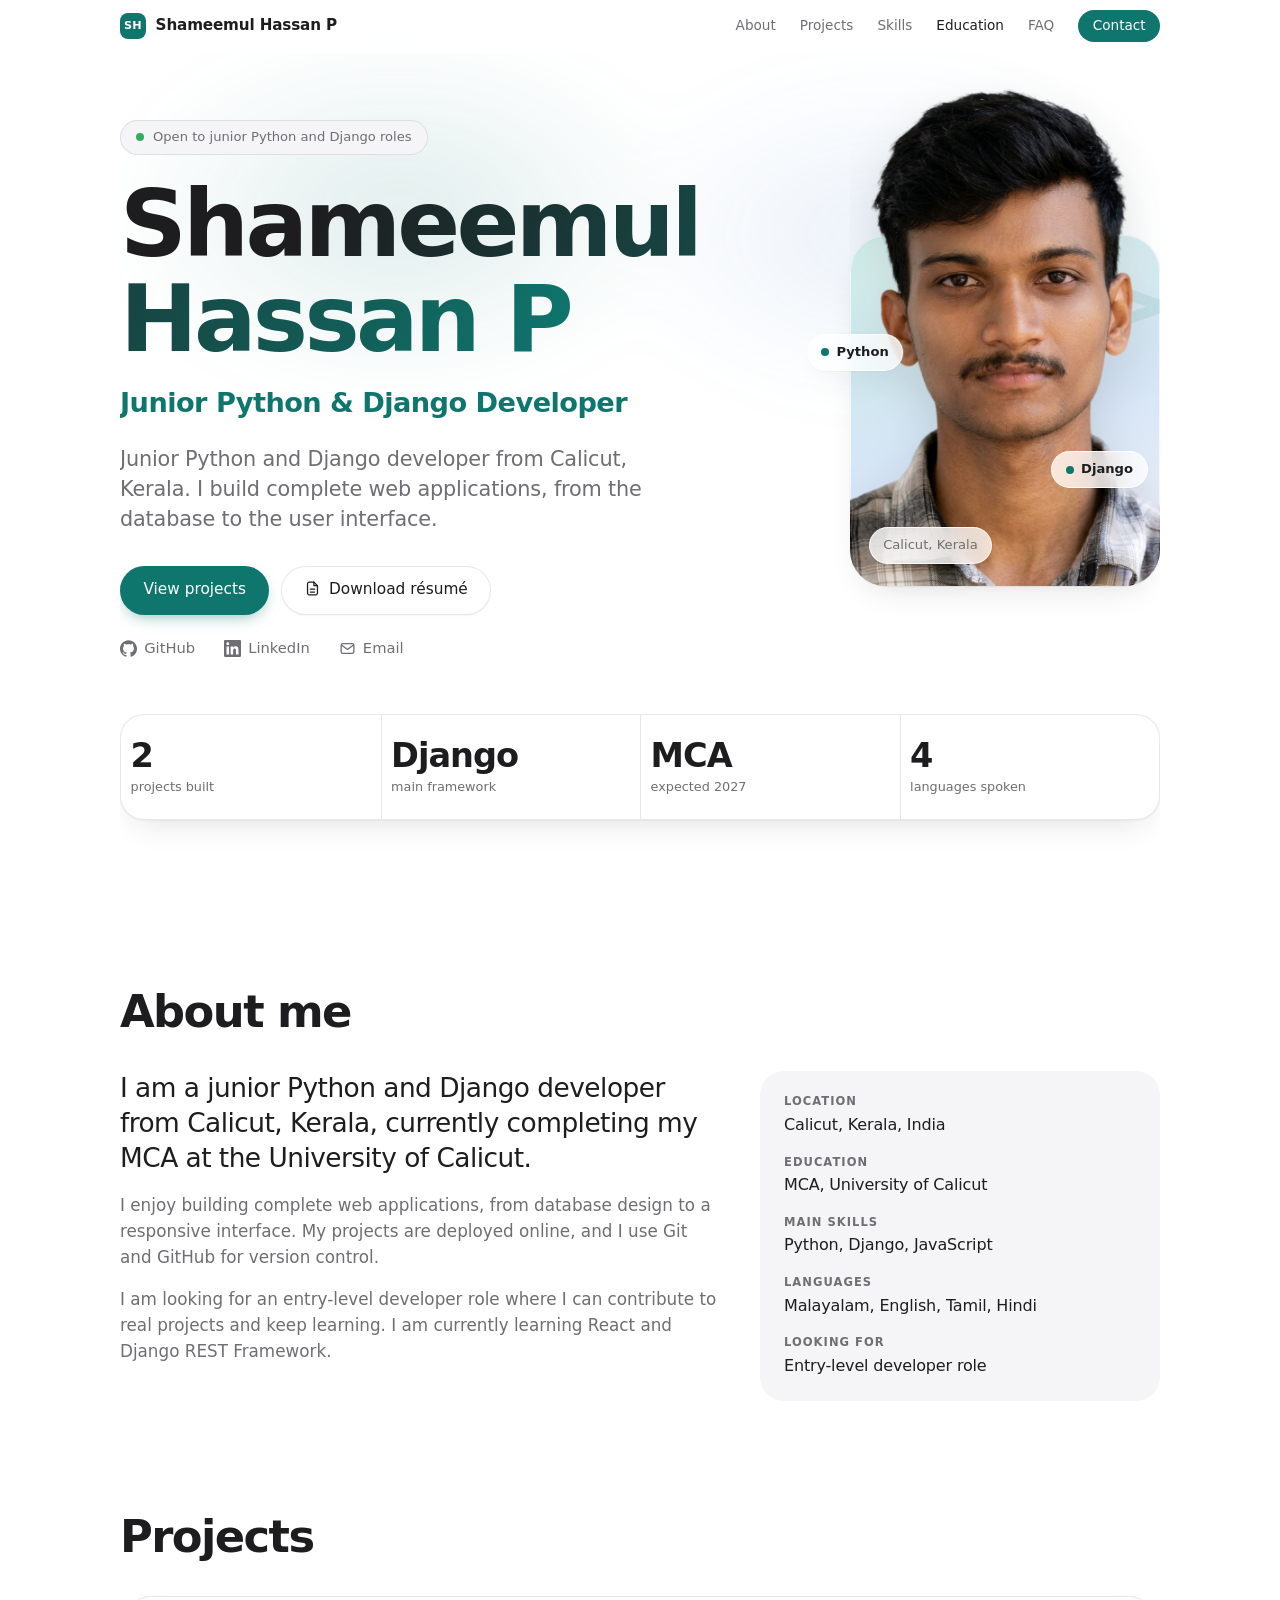
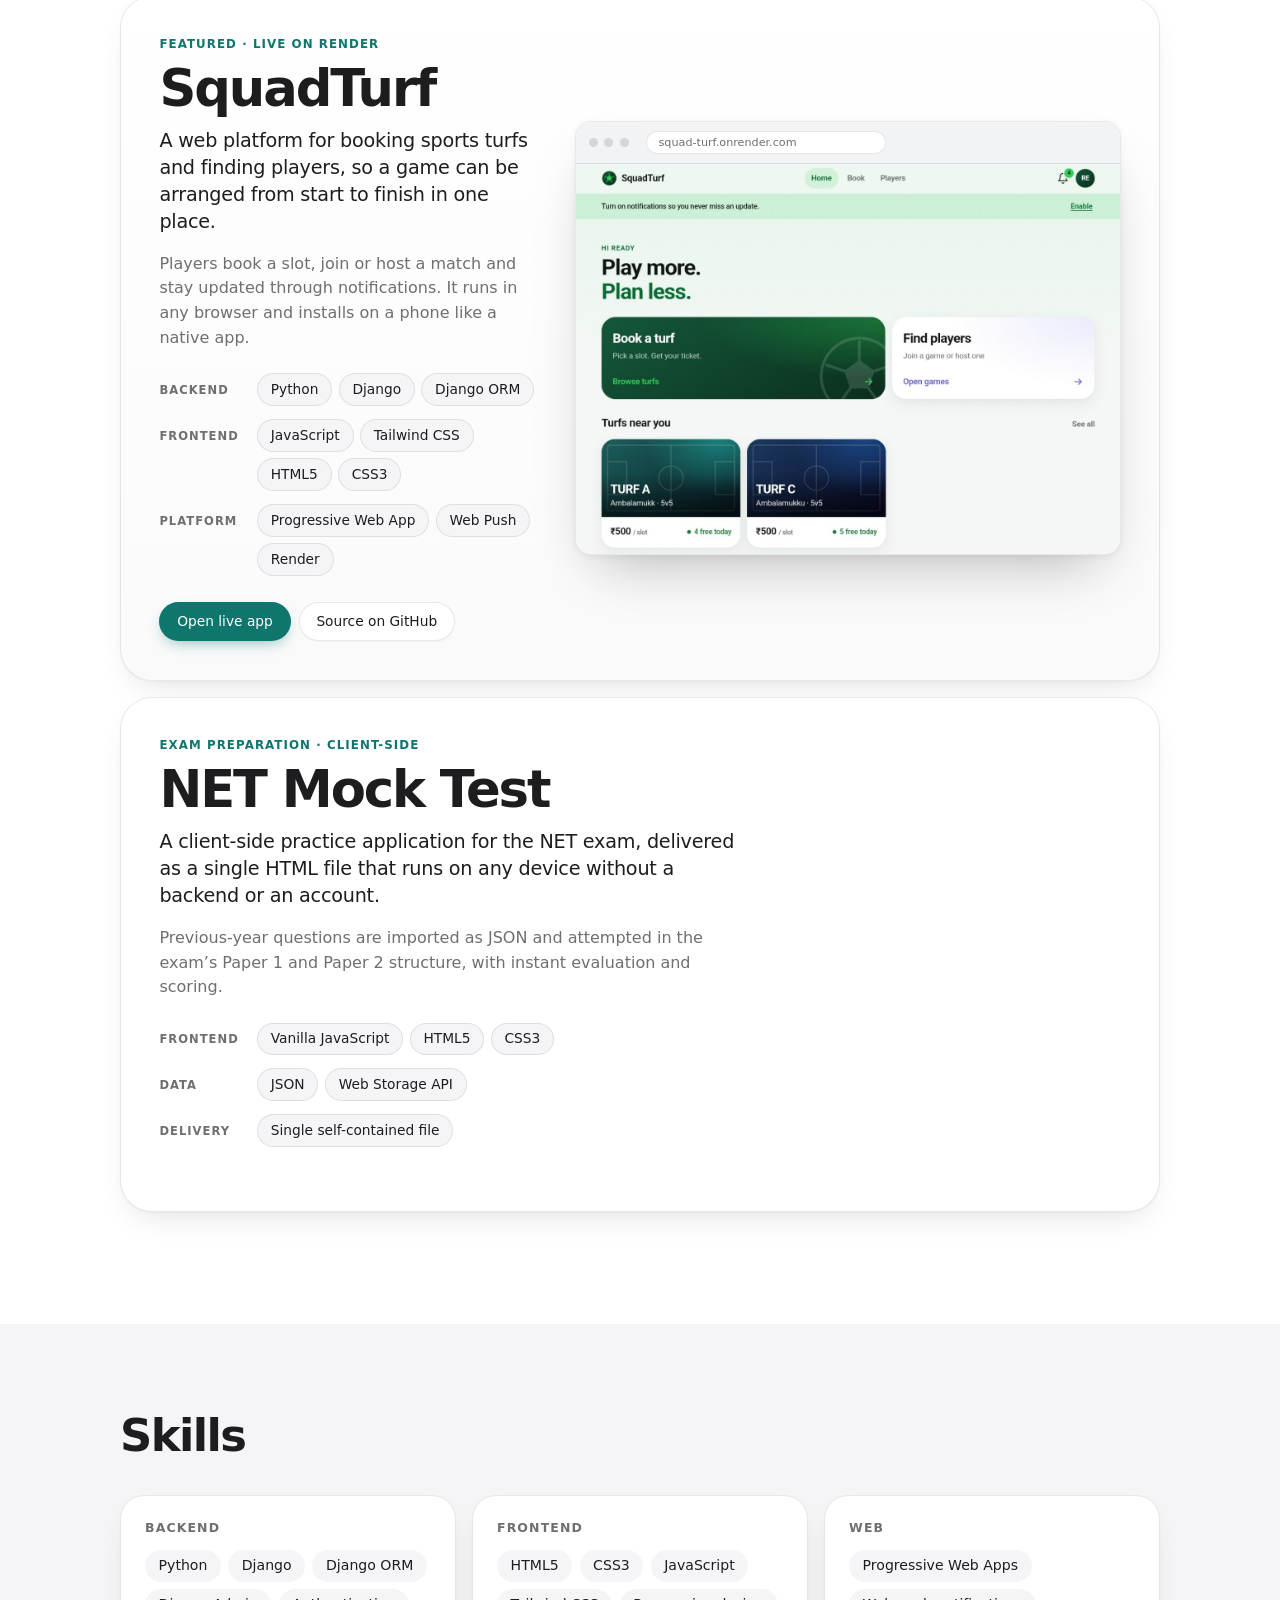
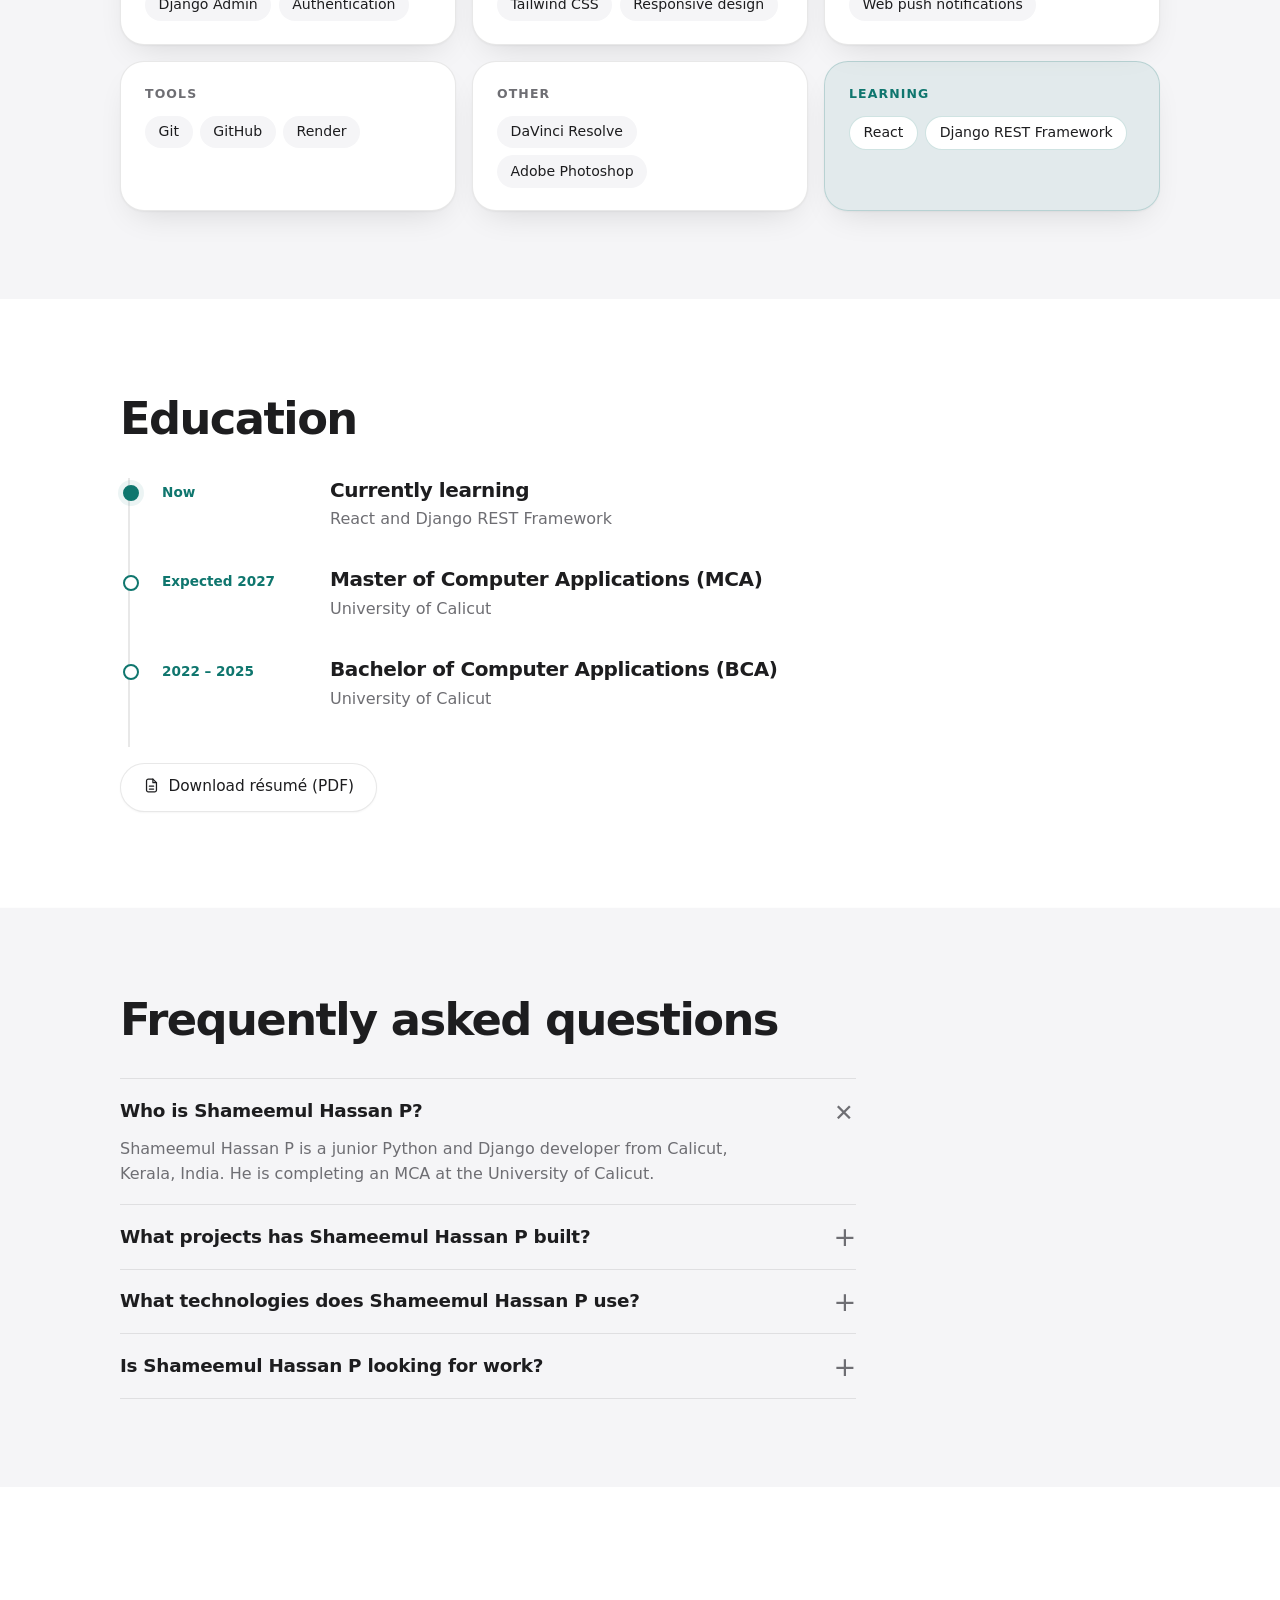
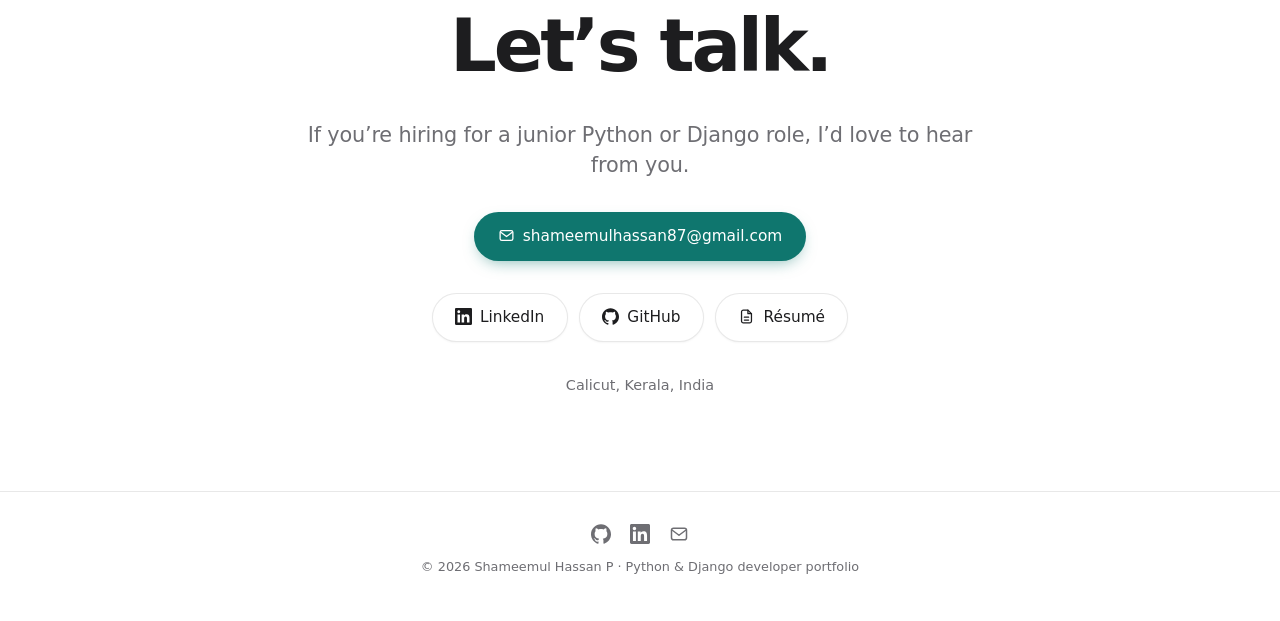
<file: index.html>
<!doctype html>
<html lang="en">
<head>
<meta charset="utf-8">
<meta name="viewport" content="width=device-width, initial-scale=1, viewport-fit=cover">
<title>Shameemul Hassan P | Junior Python &amp; Django Developer – Portfolio</title>
<meta name="description" content="Shameemul Hassan P is a junior Python and Django developer from Calicut, Kerala. View his projects: SquadTurf, a turf booking and player matching web app, and NET Mock Test, a practice app for the NET exam.">
<meta name="keywords" content="Shameemul Hassan P, Shameemul Hassan, Python developer, Django developer, full-stack developer, Calicut, Kerala, SquadTurf, NET Mock Test, portfolio">
<link rel="canonical" href="https://shameem123123.github.io/">
<meta name="author" content="Shameemul Hassan P">
<meta name="robots" content="index, follow, max-image-preview:large, max-snippet:-1">
<meta name="color-scheme" content="light">
<meta name="theme-color" content="#ffffff">

<meta property="og:type" content="profile">
<meta property="og:site_name" content="Shameemul Hassan P">
<meta property="og:title" content="Shameemul Hassan P | Junior Python &amp; Django Developer">
<meta property="og:description" content="Projects by Shameemul Hassan P: SquadTurf, a turf booking and player matching web app, and NET Mock Test, a practice app for the NET exam.">
<meta property="og:url" content="https://shameem123123.github.io/">
<meta property="og:image" content="https://shameem123123.github.io/og-image.png">
<meta property="og:image:width" content="1200">
<meta property="og:image:height" content="630">
<meta property="og:image:alt" content="Shameemul Hassan P, Junior Python and Django Developer">
<meta property="profile:first_name" content="Shameemul Hassan">
<meta property="profile:last_name" content="P">
<meta name="twitter:card" content="summary_large_image">
<meta name="twitter:title" content="Shameemul Hassan P | Junior Python &amp; Django Developer">
<meta name="twitter:description" content="Projects by Shameemul Hassan P: SquadTurf, a turf booking and player matching web app, and NET Mock Test, a practice app for the NET exam.">
<meta name="twitter:image" content="https://shameem123123.github.io/og-image.png">

<link rel="icon" href="data:image/svg+xml,%3Csvg xmlns=%27http://www.w3.org/2000/svg%27 viewBox=%270 0 100 100%27%3E%3Crect width=%27100%27 height=%27100%27 rx=%2722%27 fill=%27%230f766e%27/%3E%3Ctext x=%2750%27 y=%2768%27 font-size=%2755%27 font-family=%27system-ui%27 font-weight=%27700%27 text-anchor=%27middle%27 fill=%27white%27%3ESH%3C/text%3E%3C/svg%3E">
<link rel="me" href="https://www.linkedin.com/in/shameemul-hassan-p">
<link rel="me" href="https://github.com/shameem123123">
<link rel="stylesheet" href="style.css?v=10">
<script>document.documentElement.classList.add('js')</script>

<script type="application/ld+json">
{
  "@context": "https://schema.org",
  "@graph": [
    {
      "@type": "Person",
      "@id": "https://shameem123123.github.io/#person",
      "name": "Shameemul Hassan P",
      "alternateName": ["Shameemul Hassan", "Shameemul Hassan P Django Developer"],
      "image": "https://shameem123123.github.io/portrait.png",
      "url": "https://shameem123123.github.io/",
      "jobTitle": "Junior Python/Django Developer",
      "description": "Shameemul Hassan P is a junior Python and Django developer from Calicut, Kerala, India, completing an MCA at the University of Calicut. He built SquadTurf, a turf booking and player matching web app, and NET Mock Test, a practice app for the NET exam.",
      "email": "mailto:shameemulhassan87@gmail.com",
      "nationality": "Indian",
      "address": {"@type": "PostalAddress", "addressLocality": "Calicut", "addressRegion": "Kerala", "addressCountry": "IN"},
      "knowsLanguage": ["Malayalam", "English", "Tamil", "Hindi"],
      "knowsAbout": ["Python", "Django", "Django ORM", "JavaScript", "HTML5", "CSS3", "Tailwind CSS", "Progressive Web Apps", "Web Push Notifications", "Git", "GitHub", "Web development"],
      "alumniOf": [
        {"@type": "CollegeOrUniversity", "name": "University of Calicut"}
      ],
      "sameAs": [
        "https://www.linkedin.com/in/shameemul-hassan-p",
        "https://github.com/shameem123123"
      ],
      "mainEntityOfPage": {"@id": "https://shameem123123.github.io/#profilepage"}
    },
    {
      "@type": "ProfilePage",
      "@id": "https://shameem123123.github.io/#profilepage",
      "url": "https://shameem123123.github.io/",
      "name": "Shameemul Hassan P – Portfolio",
      "mainEntity": {"@id": "https://shameem123123.github.io/#person"},
      "dateCreated": "2026-11-12T18:00:00+05:30",
      "dateModified": "2026-11-15T19:00:00+05:30"
    },
    {
      "@type": "FAQPage",
      "mainEntity": [
        {"@type":"Question","name":"Who is Shameemul Hassan P?","acceptedAnswer":{"@type":"Answer","text":"Shameemul Hassan P is a junior Python and Django developer from Calicut, Kerala, India. He is completing an MCA at the University of Calicut."}},
        {"@type":"Question","name":"What projects has Shameemul Hassan P built?","acceptedAnswer":{"@type":"Answer","text":"SquadTurf, a web app for booking sports turfs and finding players, and NET Mock Test, a web app for practising NET exam questions."}},
        {"@type":"Question","name":"What technologies does Shameemul Hassan P use?","acceptedAnswer":{"@type":"Answer","text":"Python, Django, JavaScript, HTML, CSS and Tailwind CSS, with Git, GitHub and Render for deployment. He is learning React and Django REST Framework."}},
        {"@type":"Question","name":"Is Shameemul Hassan P looking for work?","acceptedAnswer":{"@type":"Answer","text":"Yes. He is looking for an entry-level Python or Django developer role."}}
      ]
    },
    {
      "@type": "WebSite",
      "@id": "https://shameem123123.github.io/#website",
      "url": "https://shameem123123.github.io/",
      "name": "Shameemul Hassan P – Portfolio",
      "author": {"@id": "https://shameem123123.github.io/#person"}
    }
  ]
}
</script>
</head>
<body>

<a class="skip" href="#main">Skip to content</a>

<header class="nav" id="nav">
  <div class="nav-inner">
    <a class="brand" href="#top" aria-label="Shameemul Hassan P, home"><span class="mark" aria-hidden="true">SH</span><span class="brand-name">Shameemul Hassan P</span></a>
    <nav id="menu" aria-label="Main">
      <a href="#about">About</a>
      <a href="#projects">Projects</a>
      <a href="#skills">Skills</a>
      <a href="#education">Education</a>
      <a href="#faq">FAQ</a>
      <a class="pill" href="#contact">Contact</a>
    </nav>
    <button class="burger" id="burger" aria-expanded="false" aria-controls="menu" aria-label="Open menu"><span></span><span></span></button>
  </div>
</header>

<main id="main">
<span id="top"></span>

<!-- HERO -->
<section class="hero">
  <div class="wash" aria-hidden="true"></div>
  <div class="hero-grid">
    <div class="hero-copy">
      <p class="status reveal"><span class="dot" aria-hidden="true"></span>Open to junior Python and Django roles</p>
      <h1 class="display reveal"><span class="grad">Shameemul Hassan P</span></h1>
      <p class="role reveal">Junior Python &amp; Django Developer</p>
      <p class="sub reveal">Junior Python and Django developer from Calicut, Kerala. I build complete web applications, from the database to the user interface.</p>
      <p class="cta reveal">
    <a class="btn primary" href="#projects">View projects</a>
    <a class="btn" href="Shameemul_Hassan_Resume.pdf" download="Shameemul_Hassan_Resume.pdf"><svg class="ico" viewBox="0 0 24 24" aria-hidden="true" fill="none" stroke="currentColor" stroke-width="1.8" stroke-linecap="round" stroke-linejoin="round"><path d="M14 3H7.5A2.5 2.5 0 0 0 5 5.5v13A2.5 2.5 0 0 0 7.5 21h9a2.5 2.5 0 0 0 2.5-2.5V8z"/><path d="M14 3v5h5M9 13h6M9 17h6"/></svg>Download résumé</a>
  </p>
      <p class="social reveal">
    <a href="https://github.com/shameem123123" rel="me noopener" target="_blank"><svg class="ico" viewBox="0 0 24 24" aria-hidden="true"><path d="M12 .297c-6.63 0-12 5.373-12 12 0 5.303 3.438 9.8 8.205 11.385.6.113.82-.258.82-.577 0-.285-.01-1.04-.015-2.04-3.338.724-4.042-1.61-4.042-1.61C4.422 18.07 3.633 17.7 3.633 17.7c-1.087-.744.084-.729.084-.729 1.205.084 1.838 1.236 1.838 1.236 1.07 1.835 2.809 1.305 3.495.998.108-.776.417-1.305.76-1.605-2.665-.3-5.466-1.332-5.466-5.93 0-1.31.465-2.38 1.235-3.22-.135-.303-.54-1.523.105-3.176 0 0 1.005-.322 3.3 1.23.96-.267 1.98-.399 3-.405 1.02.006 2.04.138 3 .405 2.28-1.552 3.285-1.23 3.285-1.23.645 1.653.24 2.873.12 3.176.765.84 1.23 1.91 1.23 3.22 0 4.61-2.805 5.625-5.475 5.92.42.36.81 1.096.81 2.22 0 1.606-.015 2.896-.015 3.286 0 .315.21.69.825.57C20.565 22.092 24 17.592 24 12.297c0-6.627-5.373-12-12-12"/></svg>GitHub</a>
    <a href="https://www.linkedin.com/in/shameemul-hassan-p" rel="me noopener" target="_blank"><svg class="ico" viewBox="0 0 24 24" aria-hidden="true"><path d="M20.447 20.452h-3.554v-5.569c0-1.328-.027-3.037-1.852-3.037-1.853 0-2.136 1.445-2.136 2.939v5.667H9.351V9h3.414v1.561h.046c.477-.9 1.637-1.85 3.37-1.85 3.601 0 4.267 2.37 4.267 5.455v6.286zM5.337 7.433c-1.144 0-2.063-.926-2.063-2.065 0-1.138.92-2.063 2.063-2.063 1.14 0 2.064.925 2.064 2.063 0 1.139-.925 2.065-2.064 2.065zm1.782 13.019H3.555V9h3.564v11.452zM22.225 0H1.771C.792 0 0 .774 0 1.729v20.542C0 23.227.792 24 1.771 24h20.451C23.2 24 24 23.227 24 22.271V1.729C24 .774 23.2 0 22.222 0h.003z"/></svg>LinkedIn</a>
    <a href="mailto:shameemulhassan87@gmail.com"><svg class="ico" viewBox="0 0 24 24" aria-hidden="true" fill="none" stroke="currentColor" stroke-width="1.8" stroke-linecap="round" stroke-linejoin="round"><rect x="3" y="5" width="18" height="14" rx="2.5"/><path d="m4 7.5 8 6 8-6"/></svg>Email</a>
  </p>
    </div>
    <figure class="stage reveal">
      <div class="stage-card" aria-hidden="true"><span class="stage-code">&lt;/&gt;</span></div>
      <img class="portrait" src="portrait.png" width="688" height="1180" alt="Shameemul Hassan P, junior Python and Django developer from Calicut, Kerala" fetchpriority="high">
      <span class="chip c1"><i></i>Python</span>
      <span class="chip c2"><i></i>Django</span>
      <span class="chip c3">Calicut, Kerala</span>
    </figure>
  </div>
  <ul class="stats reveal" aria-label="Highlights">
    <li><strong>2</strong><span>projects built</span></li>
    <li><strong>Django</strong><span>main framework</span></li>
    <li><strong>MCA</strong><span>expected 2027</span></li>
    <li><strong>4</strong><span>languages spoken</span></li>
  </ul>
</section>

<!-- ABOUT -->
<section id="about" class="block">
  <h2 class="reveal">About me</h2>
  <div class="about">
    <div class="reveal">
      <p class="big">I am a junior Python and Django developer from Calicut, Kerala, currently completing my MCA at the University of Calicut.</p>
      <p>I enjoy building complete web applications, from database design to a responsive interface. My projects are deployed online, and I use Git and GitHub for version control.</p>
      <p>I am looking for an entry-level developer role where I can contribute to real projects and keep learning. I am currently learning React and Django REST Framework.</p>
    </div>
    <aside class="facts reveal" aria-label="Quick facts">
      <dl>
        <div><dt>Location</dt><dd>Calicut, Kerala, India</dd></div>
        <div><dt>Education</dt><dd>MCA, University of Calicut</dd></div>
        <div><dt>Main skills</dt><dd>Python, Django, JavaScript</dd></div>
        <div><dt>Languages</dt><dd>Malayalam, English, Tamil, Hindi</dd></div>
        <div><dt>Looking for</dt><dd>Entry-level developer role</dd></div>
      </dl>
    </aside>
  </div>
</section>

<!-- PROJECTS -->
<section id="projects" class="block">
  <h2 class="reveal">Projects</h2>

  <article class="feature reveal" id="squadturf">
    <div class="feature-copy">
      <p class="tag-line">Featured · Live on Render</p>
      <h3>SquadTurf</h3>
      <p class="lede">A web platform for booking sports turfs and finding players, so a game can be arranged from start to finish in one place.</p>
      <p class="usage">Players book a slot, join or host a match and stay updated through notifications. It runs in any browser and installs on a phone like a native app.</p>
      <dl class="stackdl" aria-label="Technology stack">
        <div><dt>Backend</dt><dd><span>Python</span><span>Django</span><span>Django ORM</span></dd></div>
        <div><dt>Frontend</dt><dd><span>JavaScript</span><span>Tailwind CSS</span><span>HTML5</span><span>CSS3</span></dd></div>
        <div><dt>Platform</dt><dd><span>Progressive Web App</span><span>Web Push</span><span>Render</span></dd></div>
      </dl>
      <p class="links">
        <a class="btn small primary" href="https://squad-turf.onrender.com" target="_blank" rel="noopener">Open live app</a>
        <a class="btn small" href="https://github.com/shameem123123/Squad_Turf" target="_blank" rel="noopener">Source on GitHub</a>
      </p>
    </div>
    <div class="feature-side">
      <a class="shot" href="https://squad-turf.onrender.com" target="_blank" rel="noopener" aria-label="Open the SquadTurf live app">
        <span class="shot-bar" aria-hidden="true"><i></i><i></i><i></i><em>squad-turf.onrender.com</em></span>
        <span class="shot-view">
          <img id="shot-img" src="squadturf-home.jpg" width="1318" height="946" alt="SquadTurf home page: a Book a turf card, a Find players card, and nearby turfs with per-slot prices and free slots for the day" hidden>
          <span class="shot-fallback" aria-hidden="true">
            <ul class="stack"><li>Django</li><li>Python</li><li>JavaScript</li><li>Tailwind CSS</li><li>PWA</li><li>Web Push</li><li>Render</li></ul>
          </span>
        </span>
      </a>
    </div>
  </article>

  <article class="feature second reveal" id="net-mock-test">
    <div class="feature-copy">
      <p class="tag-line">Exam preparation · Client-side</p>
      <h3>NET Mock Test</h3>
      <p class="lede">A client-side practice application for the NET exam, delivered as a single HTML file that runs on any device without a backend or an account.</p>
      <p class="usage">Previous-year questions are imported as JSON and attempted in the exam’s Paper 1 and Paper 2 structure, with instant evaluation and scoring.</p>
      <dl class="stackdl" aria-label="Technology stack">
        <div><dt>Frontend</dt><dd><span>Vanilla JavaScript</span><span>HTML5</span><span>CSS3</span></dd></div>
        <div><dt>Data</dt><dd><span>JSON</span><span>Web Storage API</span></dd></div>
        <div><dt>Delivery</dt><dd><span>Single self-contained file</span></dd></div>
      </dl>
    </div>
  </article>
</section>

<!-- SKILLS -->
<section id="skills" class="block alt">
  <div class="inner">
    <h2 class="reveal">Skills</h2>
    <div class="skills">
      <div class="tile reveal"><h3>Backend</h3>
        <ul class="chips"><li>Python</li><li>Django</li><li>Django ORM</li><li>Django Admin</li><li>Authentication</li></ul></div>
      <div class="tile reveal"><h3>Frontend</h3>
        <ul class="chips"><li>HTML5</li><li>CSS3</li><li>JavaScript</li><li>Tailwind CSS</li><li>Responsive design</li></ul></div>
      <div class="tile reveal"><h3>Web</h3>
        <ul class="chips"><li>Progressive Web Apps</li><li>Web push notifications</li></ul></div>
      <div class="tile reveal"><h3>Tools</h3>
        <ul class="chips"><li>Git</li><li>GitHub</li><li>Render</li></ul></div>
      <div class="tile reveal"><h3>Other</h3>
        <ul class="chips"><li>DaVinci Resolve</li><li>Adobe Photoshop</li></ul></div>
      <div class="tile next reveal"><h3>Learning</h3>
        <ul class="chips"><li>React</li><li>Django REST Framework</li></ul></div>
    </div>
  </div>
</section>

<!-- EDUCATION -->
<section id="education" class="block">
  <h2 class="reveal">Education</h2>
  <ol class="timeline">
    <li class="reveal"><span class="when">Now</span><div><h3>Currently learning</h3><p>React and Django REST Framework</p></div></li>
    <li class="reveal"><span class="when">Expected 2027</span><div><h3>Master of Computer Applications (MCA)</h3><p>University of Calicut</p></div></li>
    <li class="reveal"><span class="when">2022 – 2025</span><div><h3>Bachelor of Computer Applications (BCA)</h3><p>University of Calicut</p></div></li>
  </ol>
  <p class="cv reveal"><a class="btn" href="Shameemul_Hassan_Resume.pdf" download="Shameemul_Hassan_Resume.pdf"><svg class="ico" viewBox="0 0 24 24" aria-hidden="true" fill="none" stroke="currentColor" stroke-width="1.8" stroke-linecap="round" stroke-linejoin="round"><path d="M14 3H7.5A2.5 2.5 0 0 0 5 5.5v13A2.5 2.5 0 0 0 7.5 21h9a2.5 2.5 0 0 0 2.5-2.5V8z"/><path d="M14 3v5h5M9 13h6M9 17h6"/></svg>Download résumé (PDF)</a></p>
</section>

<!-- FAQ -->
<section id="faq" class="block alt">
  <div class="inner">
    <h2 class="reveal">Frequently asked questions</h2>
    <div class="faq reveal">
      <details open>
        <summary>Who is Shameemul Hassan P?</summary>
        <p>Shameemul Hassan P is a junior Python and Django developer from Calicut, Kerala, India. He is completing an MCA at the University of Calicut.</p>
      </details>
      <details>
        <summary>What projects has Shameemul Hassan P built?</summary>
        <p>SquadTurf, a web app for booking sports turfs and finding players, and NET Mock Test, a web app for practising NET exam questions.</p>
      </details>
      <details>
        <summary>What technologies does Shameemul Hassan P use?</summary>
        <p>Python, Django, JavaScript, HTML, CSS and Tailwind CSS, with Git, GitHub and Render for deployment. He is learning React and Django REST Framework.</p>
      </details>
      <details>
        <summary>Is Shameemul Hassan P looking for work?</summary>
        <p>Yes. He is looking for an entry-level Python or Django developer role. Contact details are below.</p>
      </details>
    </div>
  </div>
</section>

<!-- CONTACT -->
<section id="contact" class="block contact">
  <h2 class="reveal">Let’s talk.</h2>
  <p class="sub reveal">If you’re hiring for a junior Python or Django role, I’d love to hear from you.</p>
  <p class="cta reveal"><a class="btn primary" href="mailto:shameemulhassan87@gmail.com"><svg class="ico" viewBox="0 0 24 24" aria-hidden="true" fill="none" stroke="currentColor" stroke-width="1.8" stroke-linecap="round" stroke-linejoin="round"><rect x="3" y="5" width="18" height="14" rx="2.5"/><path d="m4 7.5 8 6 8-6"/></svg>shameemulhassan87@gmail.com</a></p>
  <p class="cta reveal">
    <a class="btn" href="https://www.linkedin.com/in/shameemul-hassan-p" rel="me noopener" target="_blank"><svg class="ico" viewBox="0 0 24 24" aria-hidden="true"><path d="M20.447 20.452h-3.554v-5.569c0-1.328-.027-3.037-1.852-3.037-1.853 0-2.136 1.445-2.136 2.939v5.667H9.351V9h3.414v1.561h.046c.477-.9 1.637-1.85 3.37-1.85 3.601 0 4.267 2.37 4.267 5.455v6.286zM5.337 7.433c-1.144 0-2.063-.926-2.063-2.065 0-1.138.92-2.063 2.063-2.063 1.14 0 2.064.925 2.064 2.063 0 1.139-.925 2.065-2.064 2.065zm1.782 13.019H3.555V9h3.564v11.452zM22.225 0H1.771C.792 0 0 .774 0 1.729v20.542C0 23.227.792 24 1.771 24h20.451C23.2 24 24 23.227 24 22.271V1.729C24 .774 23.2 0 22.222 0h.003z"/></svg>LinkedIn</a>
    <a class="btn" href="https://github.com/shameem123123" rel="me noopener" target="_blank"><svg class="ico" viewBox="0 0 24 24" aria-hidden="true"><path d="M12 .297c-6.63 0-12 5.373-12 12 0 5.303 3.438 9.8 8.205 11.385.6.113.82-.258.82-.577 0-.285-.01-1.04-.015-2.04-3.338.724-4.042-1.61-4.042-1.61C4.422 18.07 3.633 17.7 3.633 17.7c-1.087-.744.084-.729.084-.729 1.205.084 1.838 1.236 1.838 1.236 1.07 1.835 2.809 1.305 3.495.998.108-.776.417-1.305.76-1.605-2.665-.3-5.466-1.332-5.466-5.93 0-1.31.465-2.38 1.235-3.22-.135-.303-.54-1.523.105-3.176 0 0 1.005-.322 3.3 1.23.96-.267 1.98-.399 3-.405 1.02.006 2.04.138 3 .405 2.28-1.552 3.285-1.23 3.285-1.23.645 1.653.24 2.873.12 3.176.765.84 1.23 1.91 1.23 3.22 0 4.61-2.805 5.625-5.475 5.92.42.36.81 1.096.81 2.22 0 1.606-.015 2.896-.015 3.286 0 .315.21.69.825.57C20.565 22.092 24 17.592 24 12.297c0-6.627-5.373-12-12-12"/></svg>GitHub</a>
    <a class="btn" href="Shameemul_Hassan_Resume.pdf" download="Shameemul_Hassan_Resume.pdf"><svg class="ico" viewBox="0 0 24 24" aria-hidden="true" fill="none" stroke="currentColor" stroke-width="1.8" stroke-linecap="round" stroke-linejoin="round"><path d="M14 3H7.5A2.5 2.5 0 0 0 5 5.5v13A2.5 2.5 0 0 0 7.5 21h9a2.5 2.5 0 0 0 2.5-2.5V8z"/><path d="M14 3v5h5M9 13h6M9 17h6"/></svg>Résumé</a>
  </p>
  <p class="loc reveal">Calicut, Kerala, India</p>
</section>

</main>

<footer>
  <p class="foot-links"><a href="https://github.com/shameem123123" rel="me noopener" target="_blank" aria-label="GitHub"><svg class="ico" viewBox="0 0 24 24" aria-hidden="true"><path d="M12 .297c-6.63 0-12 5.373-12 12 0 5.303 3.438 9.8 8.205 11.385.6.113.82-.258.82-.577 0-.285-.01-1.04-.015-2.04-3.338.724-4.042-1.61-4.042-1.61C4.422 18.07 3.633 17.7 3.633 17.7c-1.087-.744.084-.729.084-.729 1.205.084 1.838 1.236 1.838 1.236 1.07 1.835 2.809 1.305 3.495.998.108-.776.417-1.305.76-1.605-2.665-.3-5.466-1.332-5.466-5.93 0-1.31.465-2.38 1.235-3.22-.135-.303-.54-1.523.105-3.176 0 0 1.005-.322 3.3 1.23.96-.267 1.98-.399 3-.405 1.02.006 2.04.138 3 .405 2.28-1.552 3.285-1.23 3.285-1.23.645 1.653.24 2.873.12 3.176.765.84 1.23 1.91 1.23 3.22 0 4.61-2.805 5.625-5.475 5.92.42.36.81 1.096.81 2.22 0 1.606-.015 2.896-.015 3.286 0 .315.21.69.825.57C20.565 22.092 24 17.592 24 12.297c0-6.627-5.373-12-12-12"/></svg></a><a href="https://www.linkedin.com/in/shameemul-hassan-p" rel="me noopener" target="_blank" aria-label="LinkedIn"><svg class="ico" viewBox="0 0 24 24" aria-hidden="true"><path d="M20.447 20.452h-3.554v-5.569c0-1.328-.027-3.037-1.852-3.037-1.853 0-2.136 1.445-2.136 2.939v5.667H9.351V9h3.414v1.561h.046c.477-.9 1.637-1.85 3.37-1.85 3.601 0 4.267 2.37 4.267 5.455v6.286zM5.337 7.433c-1.144 0-2.063-.926-2.063-2.065 0-1.138.92-2.063 2.063-2.063 1.14 0 2.064.925 2.064 2.063 0 1.139-.925 2.065-2.064 2.065zm1.782 13.019H3.555V9h3.564v11.452zM22.225 0H1.771C.792 0 0 .774 0 1.729v20.542C0 23.227.792 24 1.771 24h20.451C23.2 24 24 23.227 24 22.271V1.729C24 .774 23.2 0 22.222 0h.003z"/></svg></a><a href="mailto:shameemulhassan87@gmail.com" aria-label="Email"><svg class="ico" viewBox="0 0 24 24" aria-hidden="true" fill="none" stroke="currentColor" stroke-width="1.8" stroke-linecap="round" stroke-linejoin="round"><rect x="3" y="5" width="18" height="14" rx="2.5"/><path d="m4 7.5 8 6 8-6"/></svg></a></p>
  <p>© <span id="year">2026</span> Shameemul Hassan P · Python &amp; Django developer portfolio</p>
</footer>

<script src="script.js" defer></script>
</body>
</html>
</file>
<file: style.css>
:root{
  --bg:#ffffff;
  --bg-alt:#f5f5f7;
  --ink:#1d1d1f;
  --muted:#6e6e73;
  --line:rgba(0,0,0,.09);
  --accent:#0f766e;
  --accent-ink:#0b5a54;
  --accent-soft:rgba(15,118,110,.08);
  --glass:rgba(255,255,255,.78);
  --shadow:0 1px 2px rgba(0,0,0,.04),0 14px 34px -14px rgba(0,0,0,.14);
  --shadow-hover:0 2px 4px rgba(0,0,0,.05),0 22px 44px -16px rgba(0,0,0,.2);
  --ease:cubic-bezier(.22,.9,.3,1);
}
*{box-sizing:border-box}
html{scroll-behavior:smooth;scroll-padding-top:72px;-webkit-text-size-adjust:100%}
body{
  margin:0;background:var(--bg);color:var(--ink);
  font:100%/1.55 system-ui,-apple-system,"SF Pro Text","Segoe UI",Roboto,"Helvetica Neue",sans-serif;
  -webkit-font-smoothing:antialiased;text-rendering:optimizeLegibility;overflow-x:clip;
}
h1,h2,h3{font-family:system-ui,-apple-system,"SF Pro Display","Segoe UI",Roboto,"Helvetica Neue",sans-serif;font-optical-sizing:auto;margin:0}
a{color:var(--accent)}
.skip{position:absolute;left:-999px;top:.5rem;background:var(--ink);color:#fff;padding:.5rem 1rem;border-radius:8px;z-index:100}
.skip:focus{left:.75rem}

/* ---------- Nav ---------- */
.nav{
  position:fixed;inset:0 0 auto 0;z-index:50;
  padding-top:env(safe-area-inset-top);
  background:var(--glass);
  -webkit-backdrop-filter:saturate(180%) blur(20px);backdrop-filter:saturate(180%) blur(20px);
  border-bottom:1px solid transparent;transition:border-color .3s ease;
}
.nav.scrolled{border-bottom-color:var(--line)}
.nav-inner{max-width:1080px;margin:0 auto;height:52px;padding:0 1.25rem;display:flex;align-items:center;justify-content:space-between;gap:1rem}
.brand{display:flex;align-items:center;gap:.6rem;color:var(--ink);text-decoration:none;font-weight:600;font-size:.95rem;letter-spacing:-.01em;white-space:nowrap}
.mark{display:grid;place-items:center;width:26px;height:26px;border-radius:8px;background:var(--accent);color:#fff;font-size:.7rem;font-weight:700;letter-spacing:.02em}
#menu{display:flex;align-items:center;gap:1.5rem}
#menu a{color:var(--muted);text-decoration:none;font-size:.85rem;transition:color .2s}
#menu a:hover,#menu a.active{color:var(--ink)}
#menu a.pill{color:#fff;background:var(--accent);padding:.32rem .9rem;border-radius:99px;font-weight:500}
#menu a.pill:hover{background:var(--accent-ink);color:#fff}
.burger{display:none;width:44px;height:44px;margin-right:-10px;background:none;border:0;cursor:pointer;position:relative}
.burger span{position:absolute;left:12px;right:12px;height:1.5px;background:var(--ink);border-radius:2px;transition:transform .3s var(--ease),top .3s var(--ease)}
.burger span:first-child{top:18px}.burger span:last-child{top:25px}
.burger[aria-expanded="true"] span:first-child{top:21.5px;transform:rotate(45deg)}
.burger[aria-expanded="true"] span:last-child{top:21.5px;transform:rotate(-45deg)}
@media (max-width:760px){
  .burger{display:block}
  #menu{
    position:absolute;left:0;right:0;top:100%;flex-direction:column;align-items:stretch;gap:0;
    background:var(--glass);-webkit-backdrop-filter:saturate(180%) blur(24px);backdrop-filter:saturate(180%) blur(24px);
    border-bottom:1px solid var(--line);padding:.4rem 1.25rem 1rem;
    opacity:0;visibility:hidden;transform:translateY(-8px);
    transition:opacity .25s ease,transform .3s var(--ease),visibility .25s;
  }
  #menu.open{opacity:1;visibility:visible;transform:none}
  #menu a{font-size:1.05rem;padding:.8rem 0;border-bottom:1px solid var(--line);color:var(--ink)}
  #menu a.pill{margin-top:.8rem;text-align:center;border-bottom:0;padding:.75rem}
}

main{max-width:1080px;margin:0 auto;padding:0 1.25rem}

/* ---------- Hero ---------- */
.hero{position:relative;text-align:center;padding:9rem 0 4.5rem;overflow-x:clip}
.wash{
  position:absolute;left:50%;top:0;width:min(1100px,130%);height:560px;transform:translateX(-50%);z-index:-1;pointer-events:none;
  background:
    radial-gradient(38% 46% at 28% 38%,rgba(15,118,110,.13),transparent 70%),
    radial-gradient(36% 44% at 72% 42%,rgba(56,120,200,.10),transparent 70%);
  filter:blur(30px);
}
.status{display:inline-flex;align-items:center;gap:.55rem;margin:0 0 1.4rem;padding:.38rem .95rem;border-radius:99px;background:var(--bg-alt);border:1px solid var(--line);font-size:.82rem;color:var(--muted);font-weight:500}
.dot{width:8px;height:8px;border-radius:50%;background:#30b05f;box-shadow:0 0 0 0 rgba(48,176,95,.5);animation:pulse 2.4s ease-out infinite}
@keyframes pulse{0%{box-shadow:0 0 0 0 rgba(48,176,95,.45)}70%,100%{box-shadow:0 0 0 8px rgba(48,176,95,0)}}
.display{font-weight:700;font-size:clamp(2.7rem,9.5vw,5.8rem);line-height:1.02;letter-spacing:-.04em}
.grad{background:linear-gradient(110deg,var(--ink) 20%,var(--accent) 100%);-webkit-background-clip:text;background-clip:text;color:transparent;-webkit-text-fill-color:transparent}
.role{margin:1rem 0 0;font-size:clamp(1.2rem,3.2vw,1.7rem);font-weight:600;letter-spacing:-.02em;color:var(--accent)}
.sub{max-width:33em;margin:1.2rem auto 0;color:var(--muted);font-size:clamp(1.05rem,2.4vw,1.3rem);line-height:1.45;letter-spacing:-.008em}
.cta{display:flex;flex-wrap:wrap;gap:.7rem;justify-content:center;margin:2rem 0 0}
.social{margin:1.4rem 0 0;font-size:.92rem;color:var(--muted);display:flex;gap:.6rem;justify-content:center;flex-wrap:wrap}
.social a{color:var(--muted);text-decoration:none;transition:color .2s}
.social a:hover{color:var(--accent)}

.btn{
  display:inline-block;padding:.72rem 1.4rem;border-radius:99px;
  background:#fff;color:var(--ink);border:1px solid var(--line);
  text-decoration:none;font-weight:500;font-size:.96rem;box-shadow:0 1px 2px rgba(0,0,0,.04);
  transition:transform 100ms ease-out,background .2s,border-color .2s,box-shadow .2s;
  -webkit-tap-highlight-color:transparent;touch-action:manipulation;
}
.btn:hover{border-color:rgba(0,0,0,.2)}
.btn:active{transform:scale(.96)}
.btn.primary{background:var(--accent);border-color:transparent;color:#fff;box-shadow:0 6px 16px -6px rgba(15,118,110,.55)}
.btn.primary:hover{background:var(--accent-ink)}
.btn.small{padding:.5rem 1.05rem;font-size:.86rem}

.stats{list-style:none;margin:4.2rem auto 0;padding:0;display:grid;grid-template-columns:repeat(4,1fr);max-width:780px;background:#fff;border:1px solid var(--line);border-radius:24px;box-shadow:var(--shadow);overflow:hidden}
.stats li{padding:1.4rem .6rem;display:flex;flex-direction:column;gap:.15rem;border-left:1px solid var(--line)}
.stats li:first-child{border-left:0}
.stats strong{font-size:clamp(1.5rem,4vw,2.1rem);letter-spacing:-.03em;line-height:1.1}
.stats span{color:var(--muted);font-size:.8rem}
@media (max-width:600px){
  .stats{grid-template-columns:repeat(2,1fr)}
  .stats li:nth-child(3){border-left:0}
  .stats li:nth-child(n+3){border-top:1px solid var(--line)}
}

/* ---------- Sections ---------- */
.block{padding:6rem 0 1rem}
.block.alt{background:var(--bg-alt);box-shadow:0 0 0 100vmax var(--bg-alt);clip-path:inset(0 -100vmax);margin:5rem 0 0;padding:5.5rem 0}
.alt .inner{max-width:1080px;margin:0 auto}
.kicker{margin:0 0 .6rem;color:var(--accent);font-size:.8rem;font-weight:700;text-transform:uppercase;letter-spacing:.1em}
.block h2{font-size:clamp(1.9rem,5vw,2.8rem);font-weight:700;line-height:1.06;letter-spacing:-.035em;margin:0 0 2.2rem;max-width:20em}

/* About */
.about{display:grid;grid-template-columns:1.5fr 1fr;gap:2.5rem;align-items:start}
.about p{color:var(--muted);font-size:1.05rem;margin:0 0 1rem}
.about .big{color:var(--ink);font-size:clamp(1.25rem,3vw,1.65rem);line-height:1.32;letter-spacing:-.02em;font-weight:500}
.about .big strong{font-weight:700}
.facts{background:var(--bg-alt);border-radius:24px;padding:1.4rem 1.5rem}
.facts dl{margin:0;display:grid;gap:1rem}
.facts div{display:flex;flex-direction:column;gap:.1rem}
.facts dt{font-size:.72rem;font-weight:700;color:var(--muted);text-transform:uppercase;letter-spacing:.09em}
.facts dd{margin:0;font-weight:500;letter-spacing:-.01em}
@media (max-width:820px){.about{grid-template-columns:1fr}}

/* Projects */
.tag-line{margin:0 0 .55rem;color:var(--accent);font-size:.74rem;font-weight:700;text-transform:uppercase;letter-spacing:.09em}
.feature{
  display:grid;grid-template-columns:1.6fr 1fr;gap:2rem;margin-bottom:1rem;
  background:linear-gradient(180deg,#fff,#fafafb);border:1px solid var(--line);border-radius:32px;padding:2.4rem;box-shadow:var(--shadow);
}
.feature h3{font-size:clamp(2.1rem,5vw,3.2rem);letter-spacing:-.04em;line-height:1.04;margin-bottom:.8rem}
.lede{font-size:1.2rem;letter-spacing:-.012em;line-height:1.4;margin:0 0 1rem;max-width:30em}
.points{margin:0 0 1.4rem;padding-left:1.1rem;color:var(--muted)}
.points li{margin:.4rem 0}
.feature-side{display:flex;align-items:center;justify-content:center;border-radius:24px;padding:1.5rem;
  background:radial-gradient(90% 80% at 30% 20%,rgba(15,118,110,.14),transparent 70%),radial-gradient(80% 80% at 80% 90%,rgba(56,120,200,.12),transparent 70%),var(--bg-alt)}
.stack{list-style:none;margin:0;padding:0;display:flex;flex-wrap:wrap;gap:.55rem;justify-content:center}
.stack li{padding:.45rem .95rem;border-radius:99px;background:rgba(255,255,255,.85);border:1px solid var(--line);font-size:.9rem;font-weight:500;box-shadow:0 1px 2px rgba(0,0,0,.04)}
@media (max-width:820px){.feature{grid-template-columns:1fr;padding:1.6rem;border-radius:26px}.feature-side{order:-1;padding:1.1rem}}

.grid{display:grid;grid-template-columns:repeat(3,1fr);gap:1rem}
.card{
  background:#fff;border:1px solid var(--line);border-radius:26px;padding:1.6rem;box-shadow:var(--shadow);
  display:flex;flex-direction:column;
  transition:transform .35s var(--ease),box-shadow .35s var(--ease);
}
.card:hover{transform:translateY(-3px);box-shadow:var(--shadow-hover)}
.card.span2{grid-column:span 2}
.card h3{font-size:1.4rem;letter-spacing:-.025em;line-height:1.15;margin-bottom:.6rem}
.card p{margin:0 0 .8rem;color:var(--muted);font-size:.97rem}
.card .tag-line{color:var(--accent)}
.mini{font-size:.8rem!important;letter-spacing:.01em;margin-top:auto!important;padding-top:.3rem}
.links{display:flex;gap:.5rem;flex-wrap:wrap;margin:.6rem 0 0!important}
@media (max-width:900px){.grid{grid-template-columns:repeat(2,1fr)}.card.span2{grid-column:span 2}}
@media (max-width:620px){.grid{grid-template-columns:1fr}.card.span2{grid-column:auto}}


.feature.second{background:#fff}
.feature.second .feature-side{background:radial-gradient(90% 80% at 70% 20%,rgba(56,120,200,.13),transparent 70%),radial-gradient(80% 80% at 20% 90%,rgba(15,118,110,.11),transparent 70%),var(--bg-alt)}

/* Screenshot window */
#squadturf{grid-template-columns:.95fr 1.35fr;align-items:center}
.feature-side:has(.shot){padding:0;background:none;align-items:center}
.shot{display:flex;flex-direction:column;width:100%;border-radius:16px;overflow:hidden;text-decoration:none;color:var(--ink);background:#fff;
  border:1px solid var(--line);box-shadow:0 2px 6px rgba(0,0,0,.05),0 28px 56px -22px rgba(0,0,0,.28);transition:transform .35s var(--ease),box-shadow .35s var(--ease)}
.shot:hover{transform:translateY(-3px);box-shadow:0 2px 6px rgba(0,0,0,.06),0 34px 64px -22px rgba(0,0,0,.34)}
.shot-bar{display:flex;align-items:center;gap:.4rem;padding:.55rem .8rem;background:#f1f3f4;border-bottom:1px solid var(--line)}
.shot-bar i{width:9px;height:9px;border-radius:50%;background:#d4d6d9}
.shot-bar em{font-style:normal;margin-left:.7rem;flex:1;max-width:15rem;padding:.12rem .7rem;border-radius:99px;background:#fff;border:1px solid var(--line);font-size:.7rem;color:var(--muted);white-space:nowrap;overflow:hidden;text-overflow:ellipsis}
.shot-view{position:relative;display:block;background:var(--bg-alt)}
.shot-view img{display:block;width:100%;height:auto}
.shot-view:not(.loaded){display:grid;place-items:center;min-height:280px;
  background:radial-gradient(90% 80% at 30% 20%,rgba(15,118,110,.14),transparent 70%),radial-gradient(80% 80% at 80% 90%,rgba(56,120,200,.12),transparent 70%),var(--bg-alt)}
.shot-view.loaded .shot-fallback{display:none}
.shot-fallback{padding:1.5rem}
@media (max-width:820px){#squadturf{grid-template-columns:1fr}.feature-side:has(.shot){order:-1}}
@media (prefers-reduced-motion:reduce){.shot:hover{transform:none}}
.stackline{margin:0 0 1rem!important;color:var(--muted)}
.stackline strong{color:var(--ink);font-weight:600;margin-right:.5rem;letter-spacing:.06em;text-transform:uppercase;font-size:.72rem}

/* Icons */
.ico{width:17px;height:17px;fill:currentColor;flex:none}
.ico[fill="none"]{fill:none}
.social a{display:inline-flex;align-items:center;gap:.45rem}
.social{gap:.6rem 1.8rem!important}
.btn .ico{vertical-align:-3px;margin-right:.5rem;display:inline-block}
.foot-links{display:flex;gap:1.2rem;justify-content:center;margin:0 0 .8rem!important}
.foot-links a{color:var(--muted);display:inline-flex;transition:color .2s}
.foot-links a:hover{color:var(--accent)}
.foot-links .ico{width:20px;height:20px}

/* Concise project copy */
.usage{margin:0 0 1.4rem;color:var(--muted);max-width:34em}
.stackdl{margin:0 0 1.6rem;display:grid;gap:.8rem}
.stackdl>div{display:grid;grid-template-columns:5.4rem 1fr;gap:.7rem;align-items:baseline}
.stackdl dt{font-size:.72rem;font-weight:700;color:var(--muted);text-transform:uppercase;letter-spacing:.09em}
.stackdl dd{margin:0;display:flex;flex-wrap:wrap;gap:.4rem}
.stackdl dd span{padding:.3rem .8rem;border-radius:99px;background:var(--bg-alt);border:1px solid var(--line);font-size:.86rem;font-weight:500}
.feature.second{grid-template-columns:1fr}
@media (max-width:520px){.stackdl>div{grid-template-columns:1fr;gap:.35rem}}

/* Skills */
.skills{display:grid;grid-template-columns:repeat(auto-fit,minmax(290px,1fr));gap:1rem}
.tile{background:#fff;border:1px solid var(--line);border-radius:24px;padding:1.4rem 1.5rem;box-shadow:var(--shadow)}
.tile h3{font-size:.78rem;font-weight:700;text-transform:uppercase;letter-spacing:.09em;color:var(--muted);margin-bottom:.8rem}
.tile.next{background:var(--accent-soft);border-color:rgba(15,118,110,.2)}
.tile.next h3{color:var(--accent)}
.chips{list-style:none;margin:0;padding:0;display:flex;flex-wrap:wrap;gap:.45rem}
.chips li{padding:.32rem .85rem;border-radius:99px;background:var(--bg-alt);font-size:.88rem;font-weight:500}
.tile.next .chips li{background:#fff;border:1px solid rgba(15,118,110,.2)}

/* Journey */
.timeline{list-style:none;margin:0;padding:0;max-width:46rem;border-left:2px solid var(--line);margin-left:.5rem}
.timeline li{position:relative;display:grid;grid-template-columns:9.5rem 1fr;gap:1rem;padding:0 0 2.2rem 2rem}
.timeline li::before{content:"";position:absolute;left:-7px;top:.45rem;width:12px;height:12px;border-radius:50%;background:#fff;border:2px solid var(--accent)}
.timeline li:first-child::before{background:var(--accent);box-shadow:0 0 0 5px var(--accent-soft)}
.when{font-size:.85rem;font-weight:600;color:var(--accent);padding-top:.25rem}
.timeline h3{font-size:1.25rem;letter-spacing:-.02em;line-height:1.25;margin-bottom:.3rem}
.timeline p{margin:0;color:var(--muted)}
.cv{margin:1rem 0 0}
@media (max-width:600px){.timeline li{grid-template-columns:1fr;gap:.2rem}}

/* FAQ */
.faq{border-top:1px solid var(--line);max-width:46rem}
details{border-bottom:1px solid var(--line);padding:1.1rem 0}
summary{cursor:pointer;font-size:1.15rem;font-weight:600;letter-spacing:-.015em;list-style:none;display:flex;justify-content:space-between;gap:1rem;align-items:center}
summary::-webkit-details-marker{display:none}
summary::after{content:"+";font-weight:300;font-size:1.7rem;color:var(--muted);transition:transform .3s var(--ease);line-height:1}
details[open] summary::after{transform:rotate(45deg)}
details p{margin:.7rem 0 0;color:var(--muted);max-width:40em}

/* Contact */
.contact{text-align:center;padding:7.5rem 0 5rem}
.contact h2{margin-left:auto;margin-right:auto;font-size:clamp(2.4rem,8vw,4.6rem);letter-spacing:-.045em}
.contact .sub{margin-top:0}
.loc{margin-top:2rem;color:var(--muted);font-size:.9rem}
footer{text-align:center;color:var(--muted);font-size:.8rem;padding:2rem 1rem calc(2rem + env(safe-area-inset-bottom));border-top:1px solid var(--line)}

/* ---------- Reveal ---------- */
.js .reveal{opacity:0;transform:translateY(20px);transition:opacity .8s var(--ease),transform .8s var(--ease)}
.js .reveal.in{opacity:1;transform:none}
.js .card.reveal.in{transition:opacity .8s var(--ease),transform .35s var(--ease),box-shadow .35s var(--ease)}

/* ---------- Accessibility ---------- */
a:focus-visible,summary:focus-visible,.btn:focus-visible,.burger:focus-visible{outline:2px solid var(--accent);outline-offset:3px;border-radius:10px}
@media (prefers-reduced-motion:reduce){
  html{scroll-behavior:auto}
  .js .reveal{transform:none;transition:opacity .25s ease}
  .card:hover{transform:none}
  .btn:active{transform:none}
  .dot{animation:none}
  summary::after,.burger span,#menu{transition:none}
}
@media (prefers-reduced-transparency:reduce){
  .nav,#menu{-webkit-backdrop-filter:none;backdrop-filter:none;background:#fff}
  .wash{display:none}
}
@media (prefers-contrast:more){
  :root{--line:rgba(0,0,0,.45);--muted:#3a3a3c}
}

/* ---------- Hero portrait ---------- */
.hero{text-align:left;padding:7.5rem 0 4.5rem}
.hero-grid{display:grid;grid-template-columns:1.15fr .85fr;align-items:end;gap:2rem}
.hero-copy{padding-bottom:.4rem}
.hero .sub{margin-left:0;margin-right:0}
.hero .cta,.hero .social{justify-content:flex-start}
.stage{position:relative;margin:0;width:min(310px,100%);justify-self:end;margin-bottom:5rem;aspect-ratio:688/1000}
.stage-card{position:absolute;left:0;right:0;bottom:0;top:22%;border-radius:36px;overflow:hidden;
  background:radial-gradient(90% 70% at 50% 8%,rgba(255,255,255,.9),transparent 60%),linear-gradient(160deg,#c9ece6 0%,#d7e6f7 55%,#eef0f4 100%);
  box-shadow:var(--shadow),inset 0 0 0 1px rgba(255,255,255,.7)}
.stage-code{position:absolute;right:-.05em;top:.15em;font-size:6.5rem;font-weight:800;letter-spacing:-.08em;color:rgba(15,118,110,.09);line-height:1}
.portrait{position:absolute;left:0;bottom:0;width:100%;height:auto;clip-path:inset(0 round 0 0 36px 36px);filter:drop-shadow(0 18px 24px rgba(0,0,0,.12))}
.chip{position:absolute;display:inline-flex;align-items:center;gap:.45rem;padding:.45rem .85rem;border-radius:99px;font-size:.82rem;font-weight:600;
  background:var(--glass);-webkit-backdrop-filter:saturate(180%) blur(16px);backdrop-filter:saturate(180%) blur(16px);border:1px solid rgba(255,255,255,.8);box-shadow:var(--shadow);color:var(--ink)}
.chip i{width:8px;height:8px;border-radius:50%;background:var(--accent)}
.chip.c1{left:-14%;top:44%}.chip.c2{right:4%;top:70%}.chip.c3{left:6%;bottom:5%;font-weight:500;color:var(--muted)}
.hero .stats{margin-top:3rem;max-width:none}
@media (max-width:820px){
  .hero{padding-top:6rem}
  .hero-grid{grid-template-columns:1fr;gap:1.2rem}
  .stage{order:-1;margin-bottom:0;justify-self:center;width:min(190px,54%)}
  .hero-copy{text-align:center;padding-bottom:0}
  .hero .cta,.hero .social{justify-content:center}
  .hero .sub{margin-left:auto;margin-right:auto}
  .chip.c1{left:-30%;top:62%}.chip.c2{right:-30%;top:78%}.chip.c3{display:none}
}
</file>
